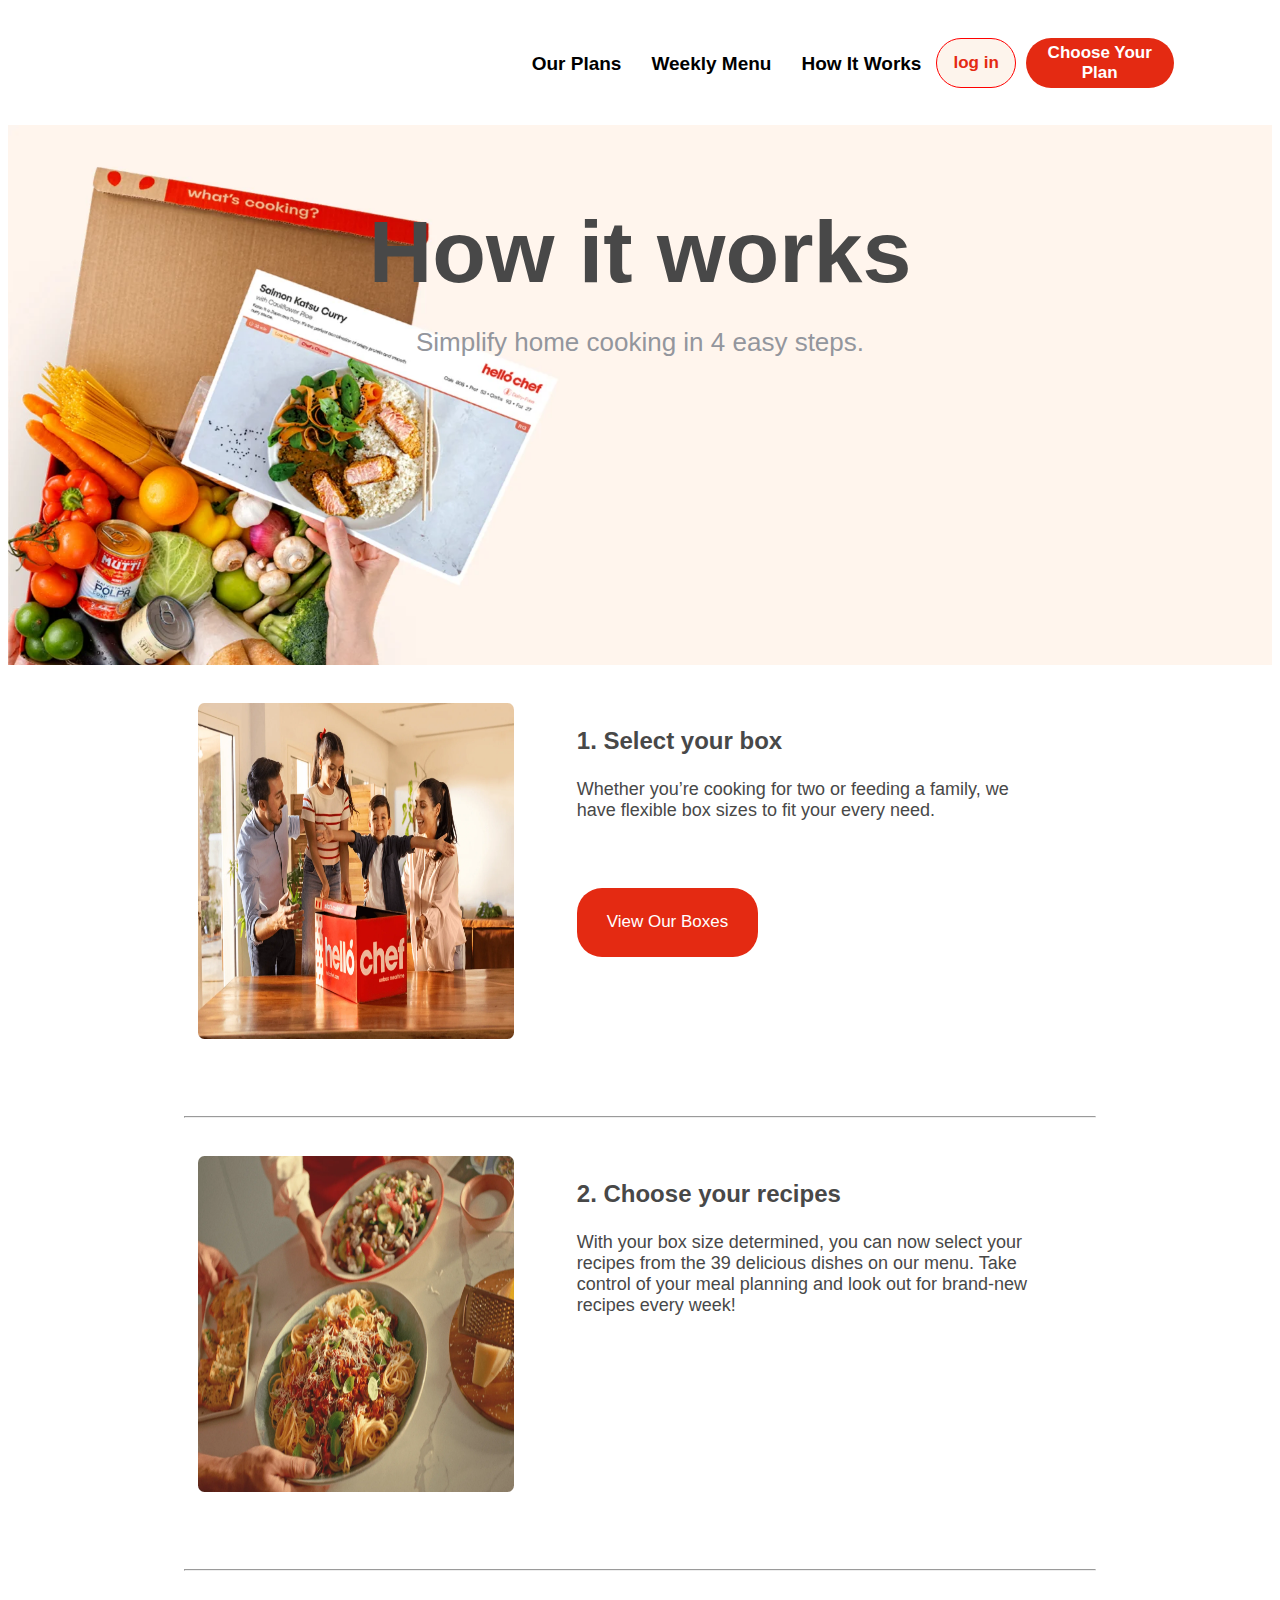
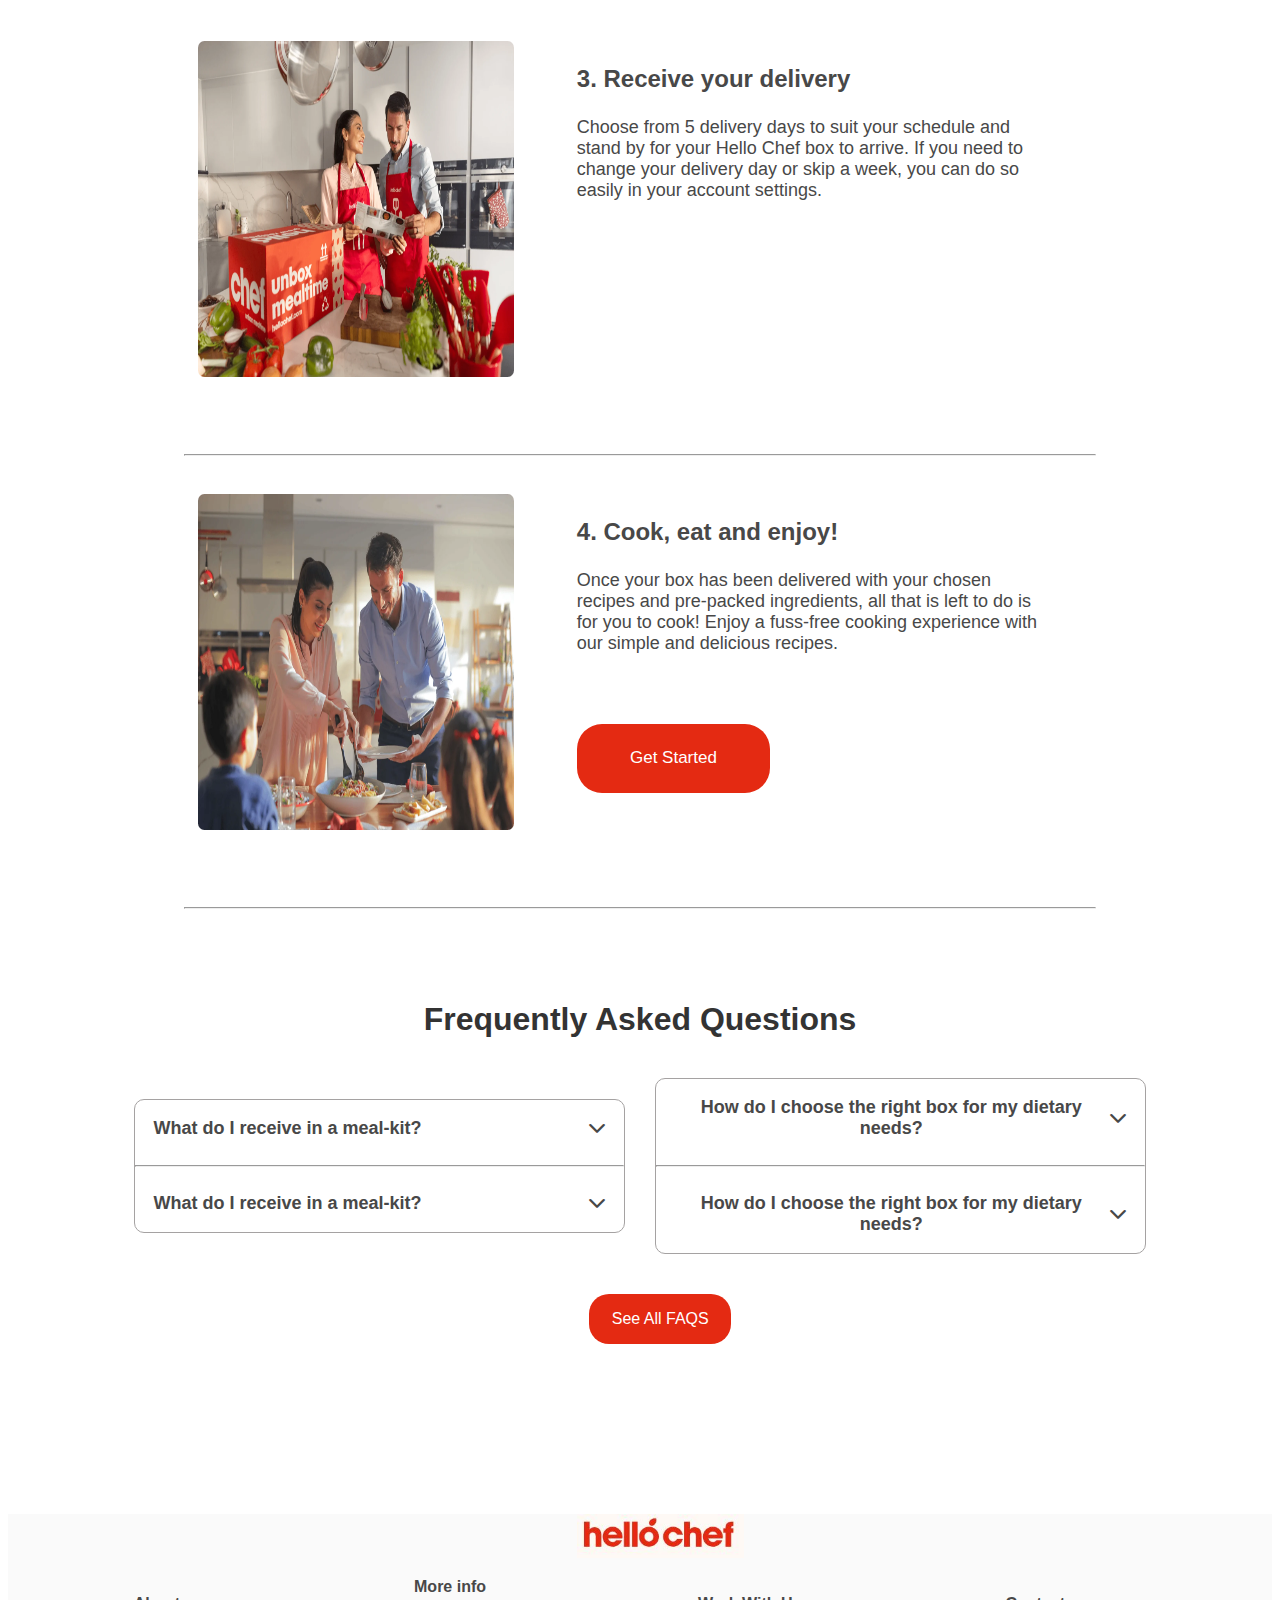
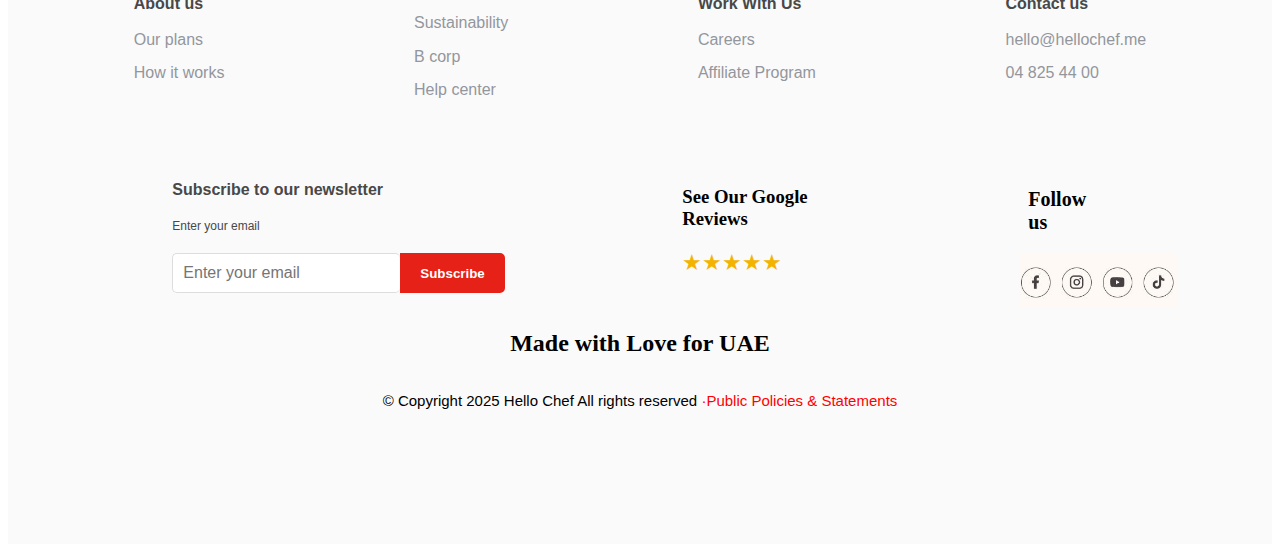
<file: works.html>
<!DOCTYPE html>
<html lang="en">
<head>
    <meta charset="UTF-8">
    <meta name="viewport" content="width=device-width, initial-scale=1.0">
    <title>Document</title>
    <link rel="stylesheet" href="/css/style2.css">
<link
    rel="stylesheet"
    href="https://cdnjs.cloudflare.com/ajax/libs/font-awesome/6.6.0/css/all.min.css"/>
</head>
<body>
   <script src="/js/script.js"></script>
   <div class="navbar">
      <ul class="nav list">
        <li>Our Plans</li>
        <li>Weekly Menu</li>
        <li>How It Works</li>
        <button
          style="background-color: #FDF4EC; color: #E42A12; border: 1px solid red; width: 7%">
          log in
        </button>
        <button>Choose Your Plan</button>
      </ul>
    </div>
     <div class="page1">
        <div class="main1">
            <div class="writting">
                <h1>How it works</h1>
                <h4>Simplify home cooking in 4 easy steps.</h4>
            </div>
        </div>
     </div>
     <div class="page2">
        <div class="main2">
            <div class="container1">
            <img src="/images/Select_your_box.webp" alt="">
            <div class="cont">
            <h3>1. Select your box</h3>
            <h4>Whether you’re cooking for two or feeding a family, we <br> have flexible box sizes to fit your every need.</h4>
            <button>View Our Boxes</button>
            </div>
            </div>
             <hr>
            <div class="container1">
            <img src="/images/variety-hi.webp" alt="">
            <div class="cont">
            <h3>2. Choose your recipes</h3>
            <h4>With your box size determined, you can now select your <br> recipes from the 39 delicious dishes on our menu. Take <br> control of your meal planning and look out for brand-new <br> recipes every week!</h4>
            </div>
            </div>
            <hr>
        </div>
     </div>
        <div class="page3">
                <div class="main3">
                     <div class="container1">
            <img src="/images/step-3.webp" alt="">
            <div class="cont">
            <h3>3. Receive your delivery</h3>
            <h4>Choose from 5 delivery days to suit your schedule and <br> stand by for your Hello Chef box to arrive. If you need to <br> change your delivery day or skip a week, you can do so <br>easily in your account settings.</h4>
            </div>
            </div>
            <hr>
            <div class="container1">
            <img src="/images/Cook_eat_enjoy_-_How_it_works.webp" alt="">
            <div class="cont">
            <h3>4. Cook, eat and enjoy!</h3>
            <h4>Once your box has been delivered with your chosen <br> recipes and pre-packed ingredients, all that is left to do is <br> for you to cook! Enjoy a fuss-free cooking experience with <br> our simple and delicious recipes.</h4>
            <button>Get Started</button>
            </div>
            </div>
            <hr>

            </div>
            </div>
     <div class="page4">
        <div class="main4">
            
            <section class="faq-section">
  <h1>Frequently Asked Questions</h1>
  <div class="faq">
    <div class="faq-item">
      <button class="faq-question">
      What do I receive in a meal-kit?
        <i class="fa-solid fa-chevron-down"></i>
      </button>
      <div class="faq-answer">
        <p>
       Each week, your Hello Chef meal kit arrives in our iconic box, packed with everything you need to cook delicious, home-cooked meals with ease:

          Pre-portioned, fresh ingredients: All ingredients are measured, pre-portioned, and packed by recipe to ensure maximum freshness and minimal food waste. You'll have everything you need to make your meals—just keep a few kitchen staples on hand like cooking oil, salt, and pepper.

           Easy-to-follow recipe cards: Each recipe comes with a printed step-by-step card, complete with an ingredient list and nutritional information to guide you through the cooking process confidently.

             A Hello Chef apron: Cook in style! Your first box includes a complimentary premium Hello Chef apron to get you started in the kitchen.
        </p>
      </div>
      <hr>
        <button class="faq-question">
      What do I receive in a meal-kit?
        <i class="fa-solid fa-chevron-down"></i>
      </button>
      <div class="faq-answer">
        <p>
       Each week, your Hello Chef meal kit arrives in our iconic box, packed with everything you need to cook delicious, home-cooked meals with ease:

          Pre-portioned, fresh ingredients: All ingredients are measured, pre-portioned, and packed by recipe to ensure maximum freshness and minimal food waste. You'll have everything you need to make your meals—just keep a few kitchen staples on hand like cooking oil, salt, and pepper.

           Easy-to-follow recipe cards: Each recipe comes with a printed step-by-step card, complete with an ingredient list and nutritional information to guide you through the cooking process confidently.

             A Hello Chef apron: Cook in style! Your first box includes a complimentary premium Hello Chef apron to get you started in the kitchen.
        </p>
      </div>
    </div>

    <div class="faq-item">
      <button class="faq-question">
      How do I choose the right box for my dietary needs?
        <i class="fa-solid fa-chevron-down"></i>
      </button>
      <div class="faq-answer">
        <p>
          Hello Chef offers customizable meal kits designed to fit your lifestyle and needs. Here's how it works:

               Choose the number of people you're cooking for: We offer options for 2, 3, or 4 people. If you're cooking just for yourself, you can select the 2-person box and enjoy leftovers for lunch the next day.

                Pick how many recipes you'd like per week: Choose to cook 3, 4, or 5 recipes each week—whatever works best for your schedule.

                 Tailor your menu to your preferences: Use our filters to select recipes that match your lifestyle—whether you're looking for family-friendly meals, quick dinners, low-calorie, low-carb, pescatarian, vegan, or vegetarian options.

                  You can adjust your selec        </p>
      </div>
      <hr>
            <button class="faq-question">
      How do I choose the right box for my dietary needs?
        <i class="fa-solid fa-chevron-down"></i>
      </button>
      <div class="faq-answer">
        <p>
          Hello Chef offers customizable meal kits designed to fit your lifestyle and needs. Here's how it works:

               Choose the number of people you're cooking for: We offer options for 2, 3, or 4 people. If you're cooking just for yourself, you can select the 2-person box and enjoy leftovers for lunch the next day.

                Pick how many recipes you'd like per week: Choose to cook 3, 4, or 5 recipes each week—whatever works best for your schedule.

                 Tailor your menu to your preferences: Use our filters to select recipes that match your lifestyle—whether you're looking for family-friendly meals, quick dinners, low-calorie, low-carb, pescatarian, vegan, or vegetarian options.

                  You can adjust your selec        </p>
      </div>
      
    </div>
    
    
  </div>
  <button style="background-color: #E42A12; border: none; height: 50px;width: 14%;margin-top: 3%; color: white; 
            border-radius: 20px;font-size: 16px;margin-left: 45%;">See All FAQS</button>
</section>


        </div>
     </div>
     <div class="page5">
      <div class="main5">
        <img src="/images/Capture3.JPG" alt="">
        <div class="elements">
          <div class="one">
          <h3>About us</h3>
          <h4>Our plans</h4>
          <h4>How it works</h4>
         </div>
          <div class="one">
          <h3>More info</h3>
          <h4>Sustainability</h4>
          <h4>B corp</h4>
          <h4>Help center</h4>
         </div>
          <div class="one">
          <h3>Work With Us</h3>
          <h4>Careers</h4>
          <h4>Affiliate Program</h4>
         </div>
          <div class="one">
          <h3>Contact us</h3>
          <h4>hello@hellochef.me</h4>
          <h4>04 825 44 00</h4>
         </div>
      </div>
      <div class="footer">
        <div class="footer1">
           <h2>Subscribe to our newsletter</h2>
       <h5>Enter your email</h5>
          <form class="subscribe-form">
           <input type="email" placeholder="Enter your email" required>
           <button type="submit">Subscribe</button>
       </form>
        </div>
       <div class="footer2">
        <h3>See Our Google Reviews</h3>
         <div class="stars">★★★★★</div>
       </div>
       <div class="footer3">
        <p>Follow us</p>
        <img src="/images/Capture4.JPG" alt="">
       </div>
      </div>
      <div class="finalfooter">
        <h2>Made with Love for UAE</h2>
      <h3>© Copyright 2025 Hello Chef All rights reserved <span >·Public Policies & Statements</span></h3>
      </div>
      
      

        </div>
      
     </div>
</body>
</html>
</file>
<file: css/style2.css>
.body{
    height: 100vh;
    width: 100%;
    box-sizing: border-box;
}
.navbar{
    height: 13vh;
    width: 100%;
    display: flex;
    background-color: white;
}
.list{
    list-style: none;
    display: flex;
    justify-content: space-around;
    width: 100%;
    justify-content: flex-end;
    margin-right: 7%;
    margin-top: 30px;

}
.list li{
    margin: 15px;
    color: rgb(0, 0, 0);
    font-weight: 600;
    font-size: 19px;
    font-family: sans-serif;

}
.list li:hover{
    color: #d35342;
    cursor: pointer;
    text-decoration: underline red;
}
.list button{
    margin-right: 10px;
    border-radius: 30px;
    height: 50PX;
    width: 13%;
    font-size: 17px;
    border: none;
    background-color: #E42A12;
    font-weight: 600;
    color: white;

}
.page1{
    height: 60vh;
    width :100%;
}
.main1{
    height: 100%;
    width: 100%;
    background-image: url(/images/banner.webp);
    background-size: cover;

}
.writting{
    display: flex;
    justify-content: center;
    align-items: center;
    flex-direction: column;
}
.writting h1{
    font-family: Poppins, Helvetica, Arial, sans-serif;
    font-weight: 700;
    font-size: 88px;
    color: #484848;
    margin-bottom: -10px;
    margin-top: 6%;
}
.writting h4{
    font-family: Poppins, Helvetica, Arial, sans-serif;
    font-weight: 400;
    font-size: 26px;
    color: #93969d;
}
.page2{
    height: 100vh;
    width: 100%;
}
.main2{
    height: 100%;
    width: 100%;

}
.container1{
    height: 45%;
    width: 100%;
    display: flex;
    margin-top: 3%;
}
.container1 img{
    height: 83%;
    width: 25%;
    margin-left: 15%;
    border-radius: 2%;
}
.cont{
    margin-left: 5%;
}
.cont h3{
    font-size: 24px;
    font-weight: 700;
    font-family: Poppins, Helvetica, Arial, sans-serif;
    color: #484848;
}
.cont h4{
    font-size: 18px;
    font-family: Poppins, Helvetica, Arial, sans-serif;
    font-weight: 400;
    color: #484848;
}
.cont button{
    height: 17%;
    width: 42%;
    background-color: #E42A12;
    color: white;
    border-radius: 25px;
    border: none;
    font-size: 17px;
    margin-top: 10%;
}
.main2 hr{
    width: 72%;
}
.page3{
    height: 100vh;
    width: 100%;
}
.main3{
    height: 100%;
    width: 100%;

}
.main3 hr{
    width: 72%;
}
.page4{
    height: 50vh;
    width: 100%;
}
.main4{
    height: 100%;
    width: 100%;

}
.faq-section {
  width: 80%;
  margin: 60px auto;
  font-family: 'Poppins', sans-serif;
  
}
.faq{
    display: flex;
    align-items: center;
    justify-content: center;
    gap: 3%;
}

.faq-section h1 {
  text-align: center;
  color: #333;
  margin-bottom: 40px;
  font-weight: 900;
}


.faq-item {
  border: 1px solid rgb(165, 162, 162);
  margin-bottom: 10px;
  border-radius: 10px;
  width: 50%;
  
}

.faq-question {
  width: 100%;
  background: none;
  border: none;
  outline: none;
  font-size: 18px;
  font-weight: 600;
  color: #484848;
  display: flex;
  justify-content: space-between;
  align-items: center;
  padding: 18px;
  cursor: pointer;
  transition: all 0.3s ease;
}

.faq-question:hover {
  color: #e42a12;
}

.faq-answer {
  max-height: 0;
  overflow: hidden;
  transition: all 0.4s ease;
  background-color: #fdf4ec;
  padding: 0 18px;
}

.faq-answer p {
  margin: 15px 0;
  color: #555;
  line-height: 1.6;
}

.faq-item.active .faq-answer {
  max-height: 200px; 
  padding: 18px;
}

.faq-item.active .faq-question i {
  transform: rotate(180deg);
  transition: transform 0.3s ease;
}
.page5{
    height: 70vh;
    width: 100%;
}
.main5{
    height: 100%;
    width: 100%;
    background-color: #FAFAFA;
    margin-top: 5%;
}
.main5 img{
    margin-left: 45%;
    height: 7%;
}
.elements{
    display: flex;
    justify-content: center;
    align-items: center;
    gap: 15%;

}
.one h3{
font-family: Poppins, Helvetica, Arial, sans-serif;
font-weight: 600;
font-size: 16px;
color: #484848;

}
.one h4{
    font-family: Poppins, Helvetica, Arial, sans-serif;
    font-weight: 400;
    font-size: 16px;
    color: #93969d;
    line-height: 12px;
}
.subscribe-form {
  display: flex;
  width: 400px;
}

.subscribe-form input {
  padding: 10px;
  border: 1px solid #ddd;
  border-right: none;
  border-radius: 5px;
  font-size: 16px;
}

.subscribe-form button {
  background-color: #e62117; 
  color: white;
  border: none;
  padding: 10px 20px;
  font-weight: bold;
  border-radius: 0 5px 5px 0;
  cursor: pointer;
}

.subscribe-form button:hover {
  background-color: white;
  color: #333;
}
.footer{
    margin-left: 13%;
    margin-top: 4%;
    display: flex;
}
.footer h2{
    font-family: Poppins, Helvetica, Arial, sans-serif;
    color: #484848;
    font-weight: 600;
    font-size: 16px;
}
.footer h5{
    font-family: Poppins, Helvetica, Arial, sans-serif;
    font-size: 12px;
    font-weight: lighter;
    color: #484848;
}
.stars {
  color: #f5b301;
  font-size: 1.4rem;
}
.footer2{
    margin-left: 10%;
    width: 100%;
}
.footer3 {
    margin-left: 10%;
    height: 100%;
    width: 100%;
    margin-right: 15%;
}
.footer3 p{
    margin-left: 50%;
    font-size: 20px;
    font-weight: 900;
}
.footer3 img{
    height: 40%;
    width: 100%;
    color: grey;
}
.finalfooter{
    display: flex;
    justify-content: center;
    align-items: center;
    flex-direction: column;
}
.finalfooter h3{
    font-size: 15px;
    font-family: sans-serif;
    font-weight: lighter;

}.finalfooter span{
    font-size: 15px;
    font-family: sans-serif;
    font-weight: lighter;
    color: red;

}
.finalfooter span:hover{
    color: #d35342;
    cursor: pointer;
    text-decoration: underline red;
}
</file>
